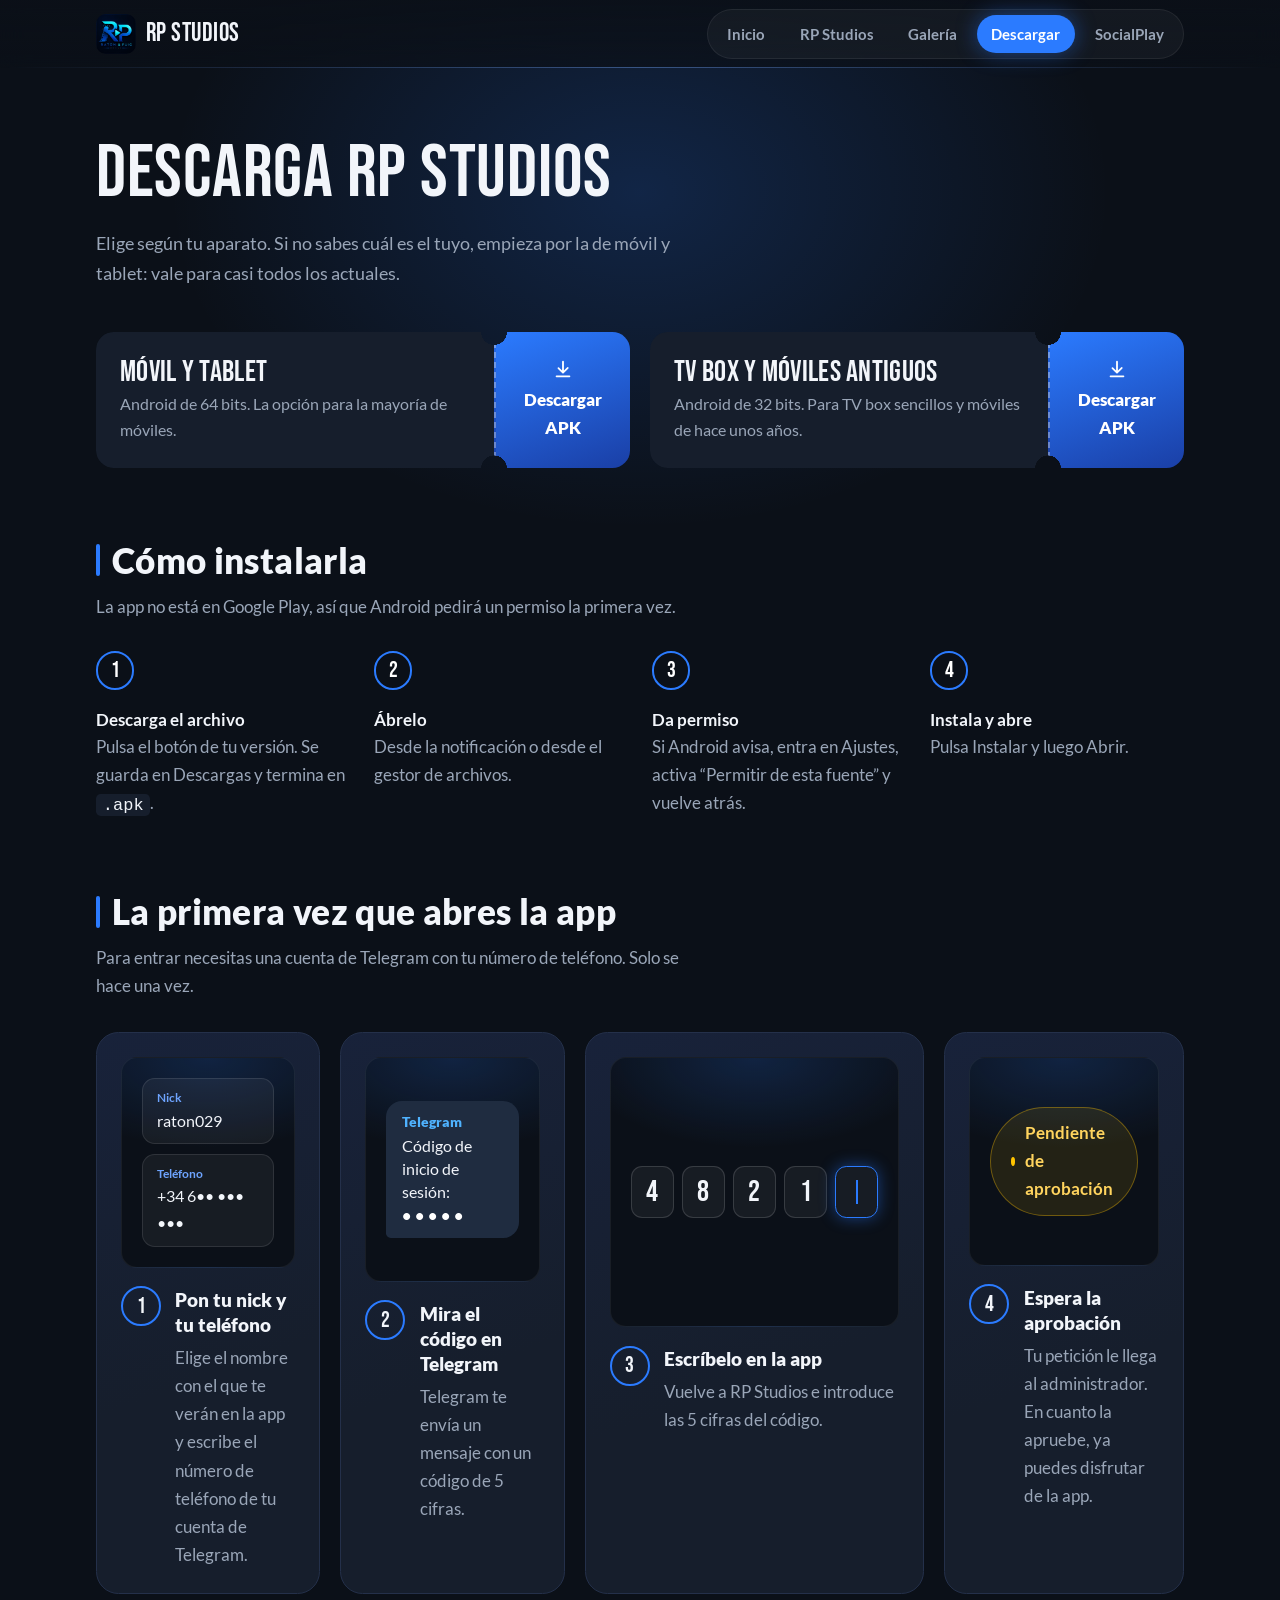
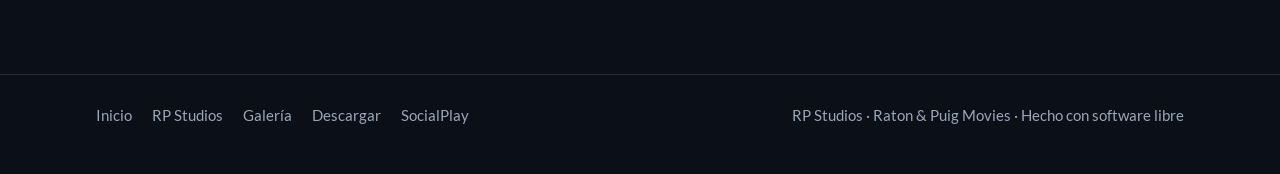
<file: descargar.html>
<!doctype html>
<html lang="es">
<head>
  <meta charset="utf-8">
  <meta name="viewport" content="width=device-width, initial-scale=1">
  <title>Descargar – RP Studios</title>
  <meta name="description" content="Descarga el APK de RP Studios para móvil, tablet o TV box Android.">
  <meta name="theme-color" content="#0b1018">
  <meta property="og:title" content="Descargar – RP Studios">
  <meta property="og:description" content="Descarga el APK de RP Studios para móvil, tablet o TV box Android.">
  <meta property="og:image" content="img/og.jpg">
  <link rel="icon" type="image/png" href="img/favicon.png">
  <link rel="preload" href="fonts/bebas-neue-latin-400-normal.woff2" as="font" type="font/woff2" crossorigin>
  <link rel="stylesheet" href="style.css?v=4">
  <script src="menu.js?v=4" defer></script>
</head>
<body>
  <header class="topbar">
    <div class="wrap topbar__inner">
      <a class="topbar__brand" href="index.html">
        <img src="img/logo.webp" width="40" height="40" alt="">
        RP Studios
      </a>
      <button class="menu-btn" type="button" aria-expanded="false" aria-controls="menu">
        <span class="menu-btn__bars" aria-hidden="true"></span>
        <span class="visually-hidden">Menú</span>
      </button>
      <nav id="menu" class="menu" aria-label="Principal">
        <ul>
        <li><a href="index.html">Inicio</a></li>
        <li><a href="rpstudios.html">RP Studios</a></li>
        <li><a href="galeria.html">Galería</a></li>
        <li><a href="descargar.html" aria-current="page">Descargar</a></li>
        <li><a href="socialplay.html">SocialPlay</a></li>
        </ul>
        <a class="btn btn--primary menu__cta" href="descargar.html"><svg aria-hidden="true" viewBox="0 0 24 24" width="22" height="22"><path fill="currentColor" d="M12 3a1 1 0 0 1 1 1v9.6l3.3-3.3a1 1 0 1 1 1.4 1.4l-5 5a1 1 0 0 1-1.4 0l-5-5a1 1 0 0 1 1.4-1.4L11 13.6V4a1 1 0 0 1 1-1ZM5 19h14a1 1 0 1 1 0 2H5a1 1 0 1 1 0-2Z"/></svg> Descargar la app</a>
      </nav>
    </div>
  </header>

  <main>

    <section class="page-head wrap">
      <h1 class="display">Descarga RP Studios</h1>
      <p class="lead">Elige según tu aparato. Si no sabes cuál es el tuyo, empieza por la de móvil y tablet: vale para casi todos los actuales.</p>
    </section>

    <section class="wrap block block--tight">
      <div class="tickets">
        <a class="ticket" href="descargas/rpstudios-arm64.apk" download>
          <span class="ticket__main">
            <span class="ticket__title">Móvil y tablet</span>
            <span class="ticket__desc">Android de 64 bits. La opción para la mayoría de móviles.</span>
          </span>
          <span class="ticket__stub"><svg aria-hidden="true" viewBox="0 0 24 24" width="22" height="22"><path fill="currentColor" d="M12 3a1 1 0 0 1 1 1v9.6l3.3-3.3a1 1 0 1 1 1.4 1.4l-5 5a1 1 0 0 1-1.4 0l-5-5a1 1 0 0 1 1.4-1.4L11 13.6V4a1 1 0 0 1 1-1ZM5 19h14a1 1 0 1 1 0 2H5a1 1 0 1 1 0-2Z"/></svg> Descargar APK</span>
        </a>
        <a class="ticket" href="descargas/rpstudios-armeabi-v7a.apk" download>
          <span class="ticket__main">
            <span class="ticket__title">TV box y móviles antiguos</span>
            <span class="ticket__desc">Android de 32 bits. Para TV box sencillos y móviles de hace unos años.</span>
          </span>
          <span class="ticket__stub"><svg aria-hidden="true" viewBox="0 0 24 24" width="22" height="22"><path fill="currentColor" d="M12 3a1 1 0 0 1 1 1v9.6l3.3-3.3a1 1 0 1 1 1.4 1.4l-5 5a1 1 0 0 1-1.4 0l-5-5a1 1 0 0 1 1.4-1.4L11 13.6V4a1 1 0 0 1 1-1ZM5 19h14a1 1 0 1 1 0 2H5a1 1 0 1 1 0-2Z"/></svg> Descargar APK</span>
        </a>
      </div>
    </section>

    <section class="wrap block" aria-labelledby="t-instalar">
      <h2 id="t-instalar" class="rowtitle">Cómo instalarla</h2>
      <p class="intro">La app no está en Google Play, así que Android pedirá un permiso la primera vez.</p>
      <ol class="steps">
        <li><strong>Descarga el archivo</strong>Pulsa el botón de tu versión. Se guarda en Descargas y termina en <code>.apk</code>.</li>
        <li><strong>Ábrelo</strong>Desde la notificación o desde el gestor de archivos.</li>
        <li><strong>Da permiso</strong>Si Android avisa, entra en Ajustes, activa “Permitir de esta fuente” y vuelve atrás.</li>
        <li><strong>Instala y abre</strong>Pulsa Instalar y luego Abrir.</li>
      </ol>
    </section>

    <section id="acceso" class="wrap block" aria-labelledby="t-acceso">
      <h2 id="t-acceso" class="rowtitle">La primera vez que abres la app</h2>
      <p class="intro">Para entrar necesitas una cuenta de Telegram con tu número de teléfono. Solo se hace una vez.</p>
      <ol class="access">
        <li class="access__step">
          <div class="access__art" aria-hidden="true">
            <div class="mock-field"><span class="mock-field__label">Nick</span><span class="mock-field__value">raton029</span></div>
            <div class="mock-field"><span class="mock-field__label">Teléfono</span><span class="mock-field__value">+34 6•• ••• •••</span></div>
          </div>
          <div class="access__text">
            <span class="access__num">1</span>
            <h3>Pon tu nick y tu teléfono</h3>
            <p>Elige el nombre con el que te verán en la app y escribe el número de teléfono de tu cuenta de Telegram.</p>
          </div>
        </li>
        <li class="access__step">
          <div class="access__art" aria-hidden="true">
            <div class="mock-msg">
              <span class="mock-msg__from">Telegram</span>
              Código de inicio de sesión: <b>••••• </b>
            </div>
          </div>
          <div class="access__text">
            <span class="access__num">2</span>
            <h3>Mira el código en Telegram</h3>
            <p>Telegram te envía un mensaje con un código de 5 cifras.</p>
          </div>
        </li>
        <li class="access__step">
          <div class="access__art" aria-hidden="true">
            <div class="mock-code"><span>4</span><span>8</span><span>2</span><span>1</span><span class="is-caret"></span></div>
          </div>
          <div class="access__text">
            <span class="access__num">3</span>
            <h3>Escríbelo en la app</h3>
            <p>Vuelve a RP Studios e introduce las 5 cifras del código.</p>
          </div>
        </li>
        <li class="access__step">
          <div class="access__art" aria-hidden="true">
            <div class="mock-status"><span class="mock-status__dot"></span>Pendiente de aprobación</div>
          </div>
          <div class="access__text">
            <span class="access__num">4</span>
            <h3>Espera la aprobación</h3>
            <p>Tu petición le llega al administrador. En cuanto la apruebe, ya puedes disfrutar de la app.</p>
          </div>
        </li>
      </ol>
    </section>


  </main>

  <footer class="footer">
    <div class="wrap footer__inner">
      <nav class="footer__nav" aria-label="Pie"><a href="index.html">Inicio</a> <a href="rpstudios.html">RP Studios</a> <a href="galeria.html">Galería</a> <a href="descargar.html">Descargar</a> <a href="socialplay.html">SocialPlay</a></nav>
      <p>RP Studios · Raton &amp; Puig Movies · Hecho con software libre</p>
    </div>
  </footer>
</body>
</html>
</file>
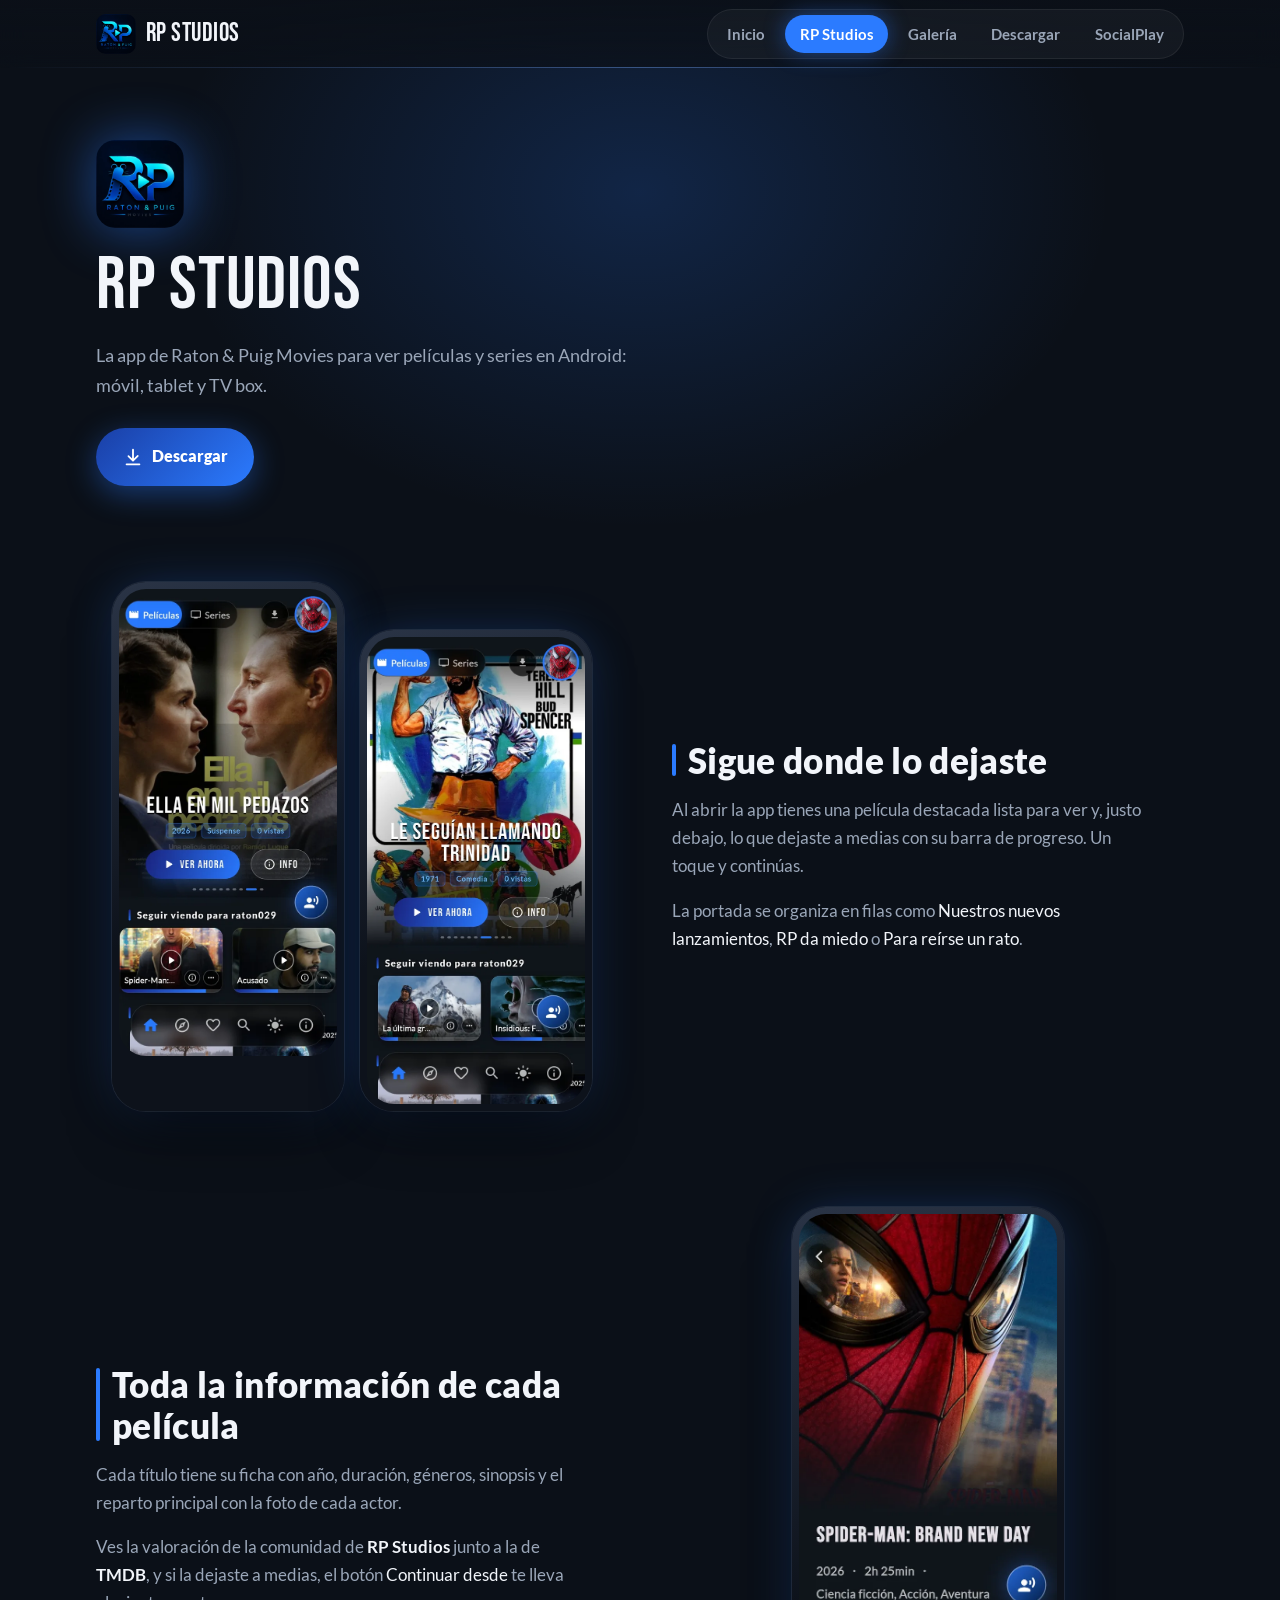
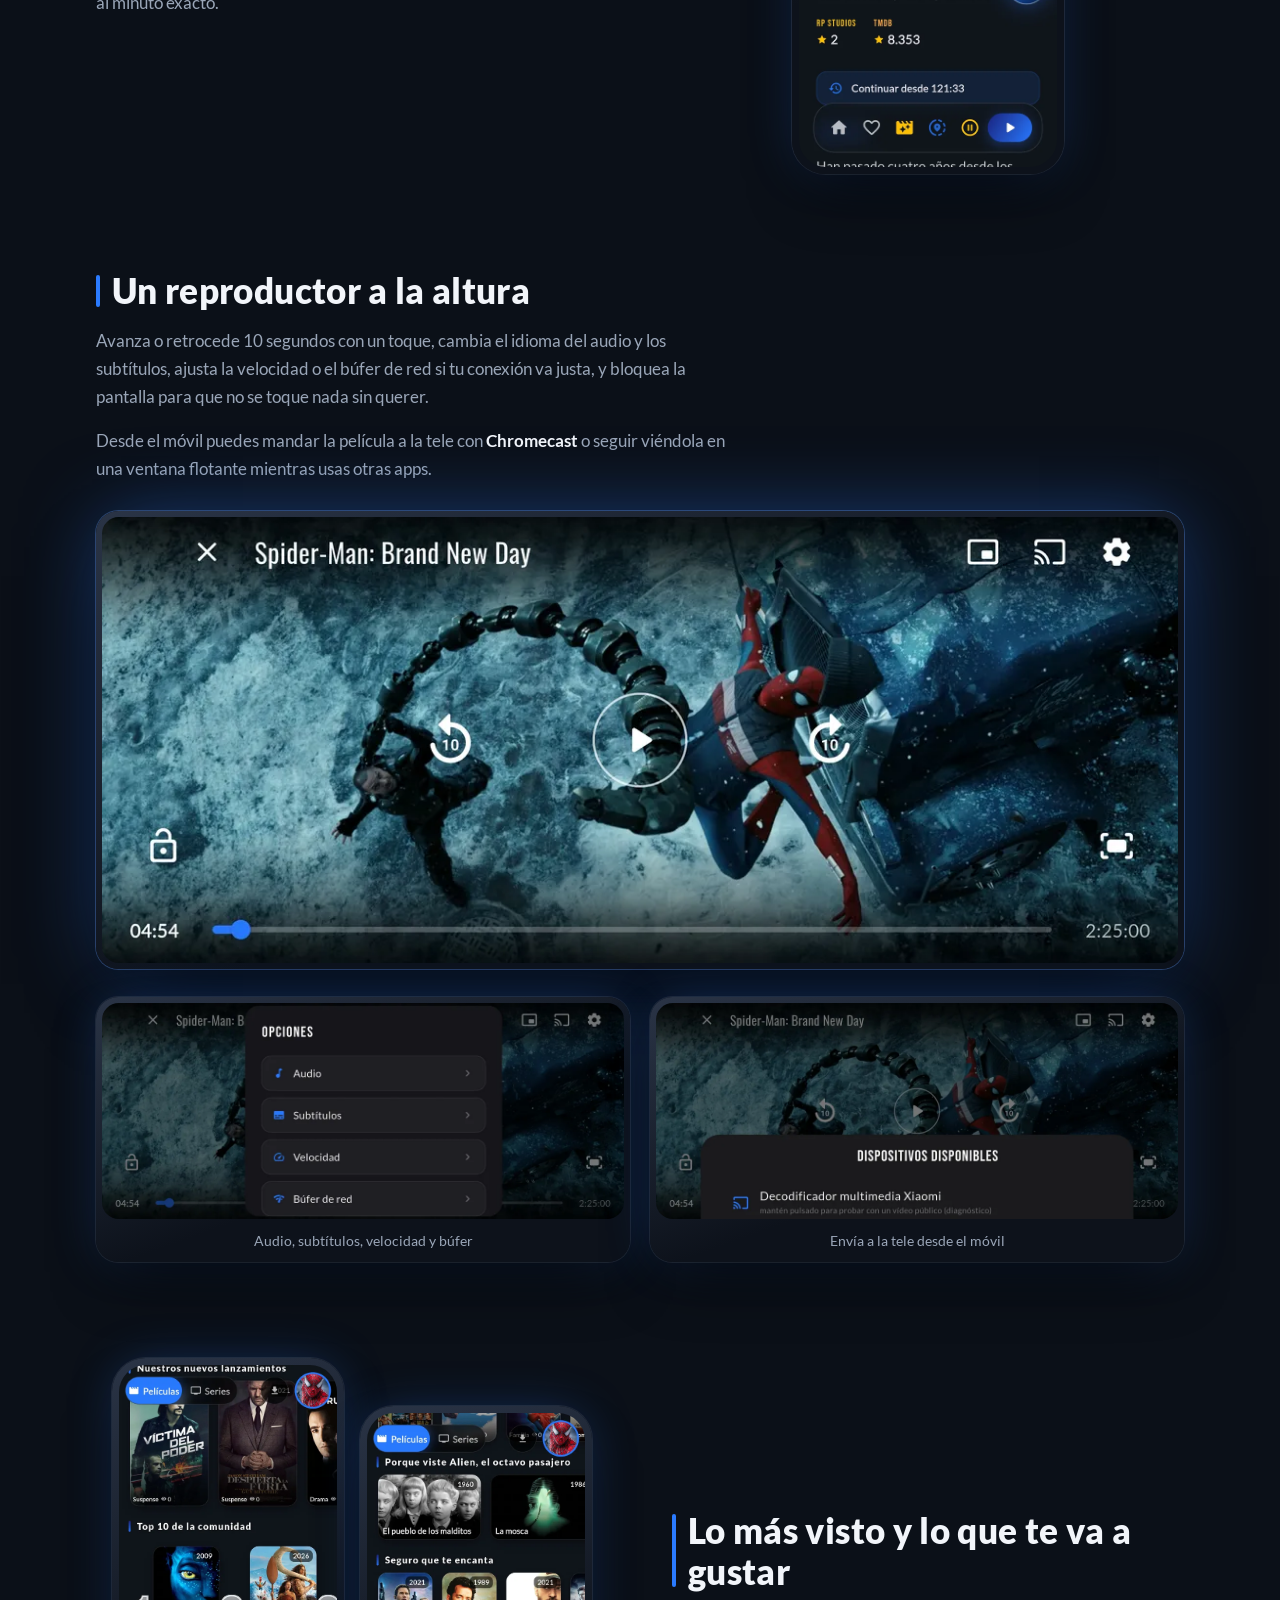
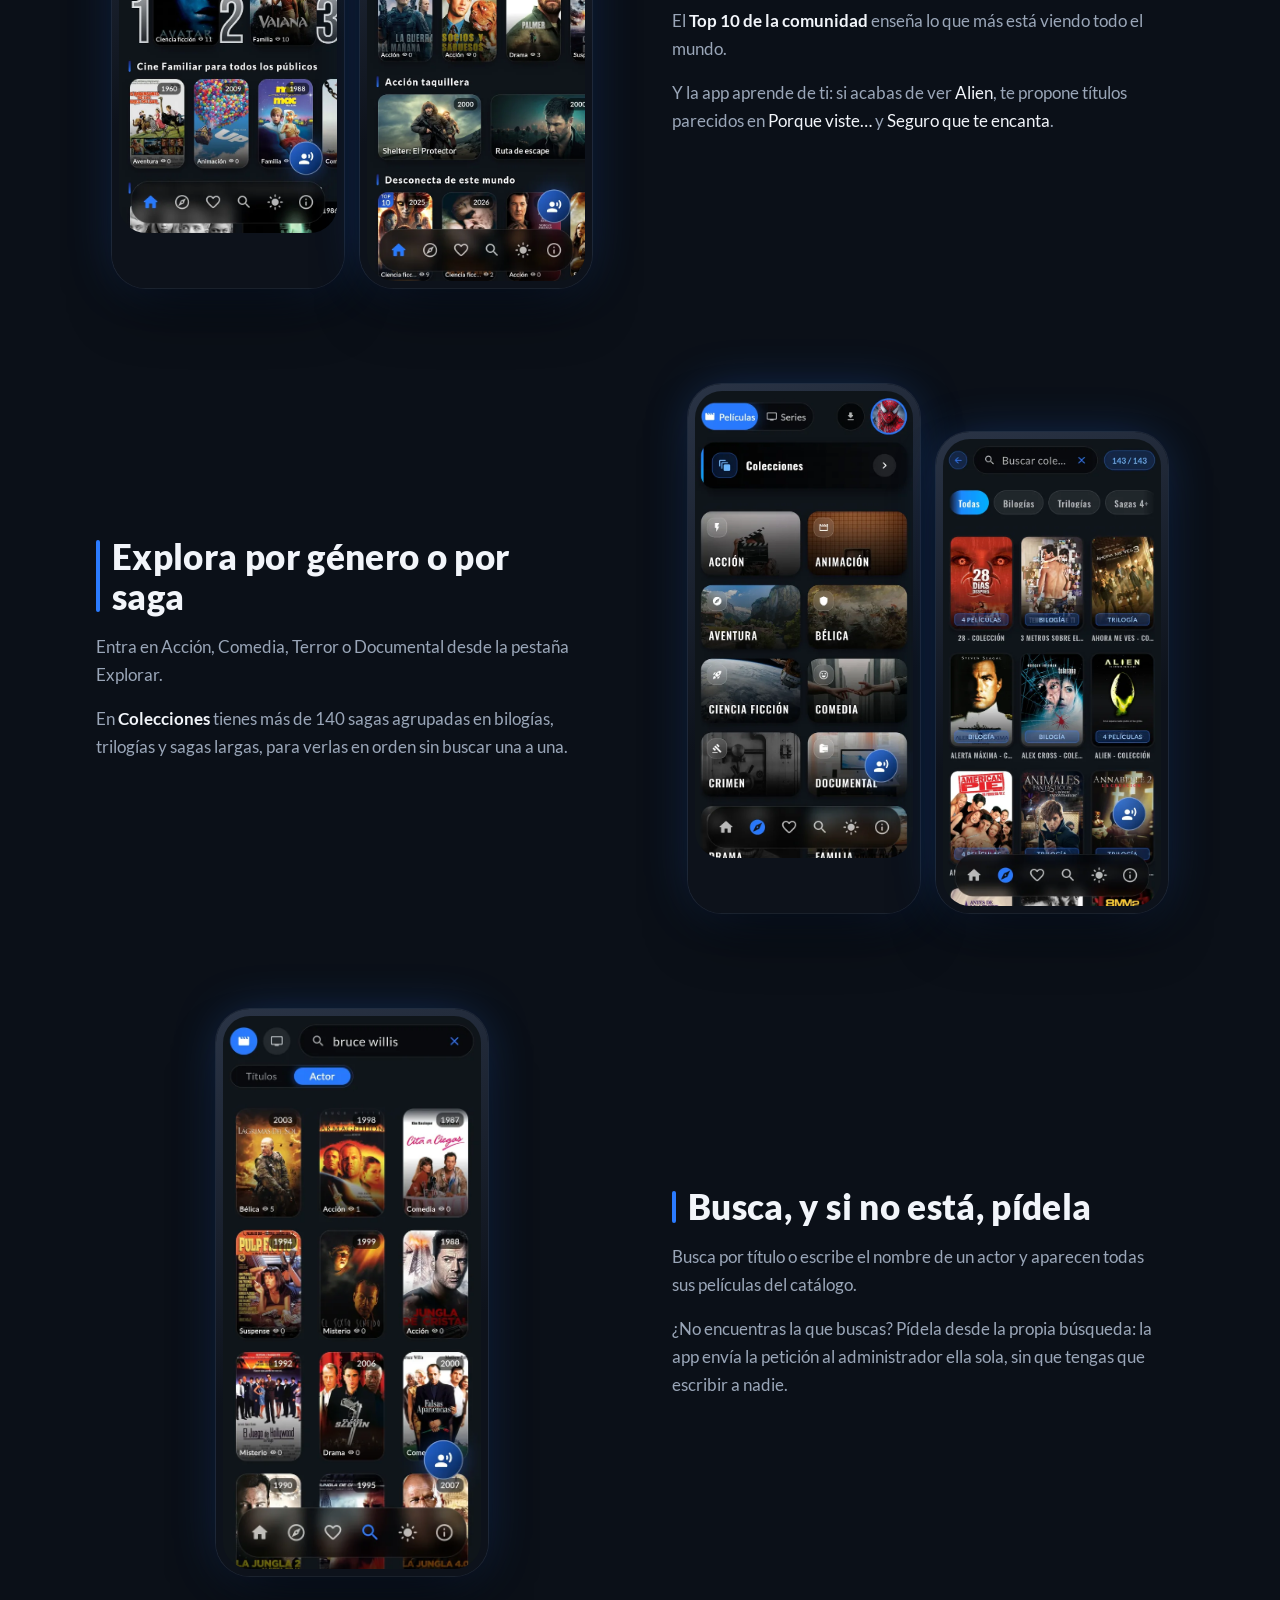
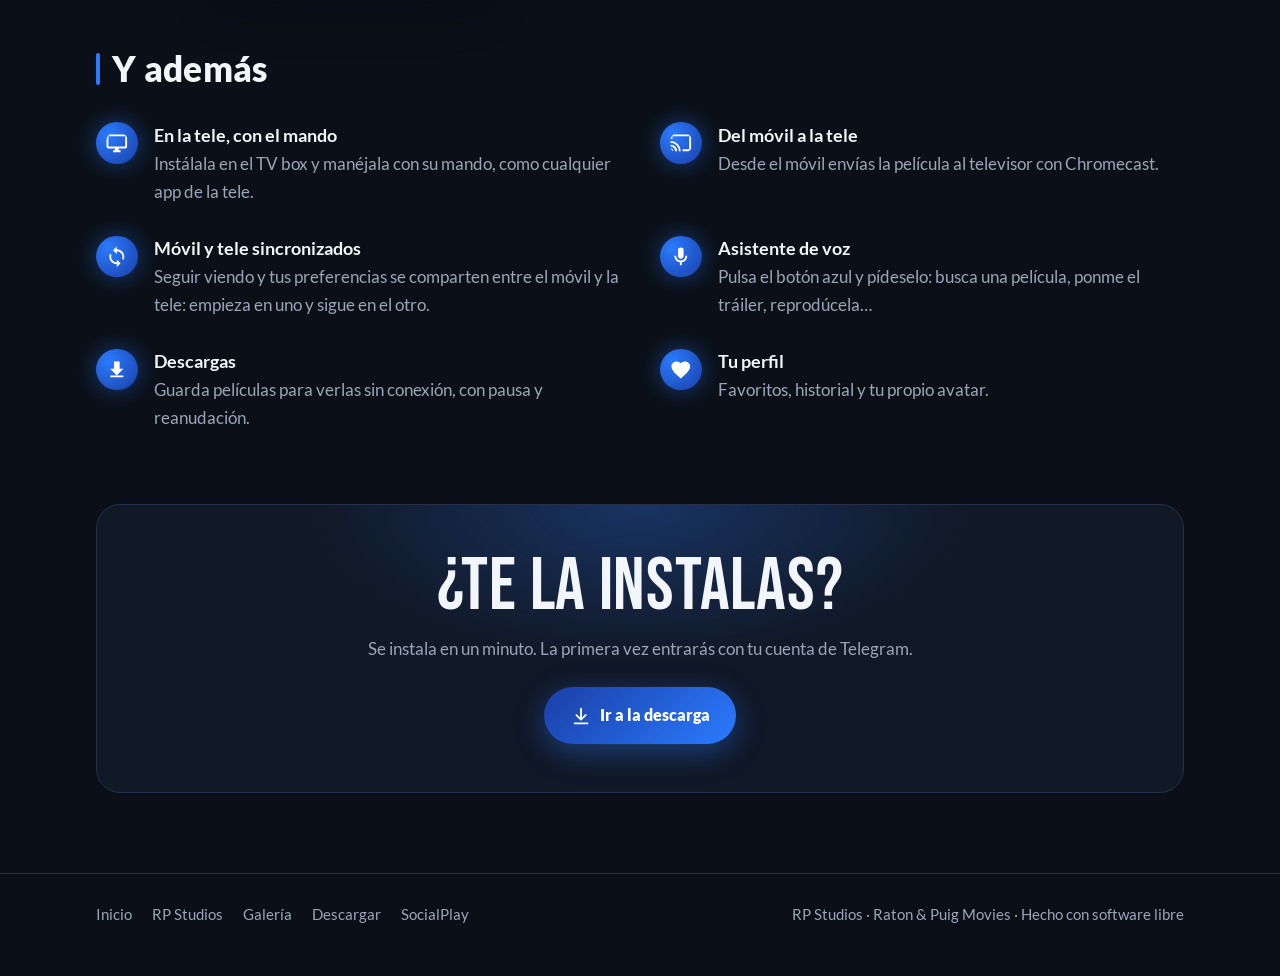
<file: rpstudios.html>
<!doctype html>
<html lang="es">
<head>
  <meta charset="utf-8">
  <meta name="viewport" content="width=device-width, initial-scale=1">
  <title>RP Studios – RP Studios</title>
  <meta name="description" content="Qué es RP Studios y qué puedes hacer con la app.">
  <meta name="theme-color" content="#0b1018">
  <meta property="og:title" content="RP Studios – RP Studios">
  <meta property="og:description" content="Qué es RP Studios y qué puedes hacer con la app.">
  <meta property="og:image" content="img/og.jpg">
  <link rel="icon" type="image/png" href="img/favicon.png">
  <link rel="preload" href="fonts/bebas-neue-latin-400-normal.woff2" as="font" type="font/woff2" crossorigin>
  <link rel="stylesheet" href="style.css?v=4">
  <script src="menu.js?v=4" defer></script>
</head>
<body>
  <header class="topbar">
    <div class="wrap topbar__inner">
      <a class="topbar__brand" href="index.html">
        <img src="img/logo.webp" width="40" height="40" alt="">
        RP Studios
      </a>
      <button class="menu-btn" type="button" aria-expanded="false" aria-controls="menu">
        <span class="menu-btn__bars" aria-hidden="true"></span>
        <span class="visually-hidden">Menú</span>
      </button>
      <nav id="menu" class="menu" aria-label="Principal">
        <ul>
        <li><a href="index.html">Inicio</a></li>
        <li><a href="rpstudios.html" aria-current="page">RP Studios</a></li>
        <li><a href="galeria.html">Galería</a></li>
        <li><a href="descargar.html">Descargar</a></li>
        <li><a href="socialplay.html">SocialPlay</a></li>
        </ul>
        <a class="btn btn--primary menu__cta" href="descargar.html"><svg aria-hidden="true" viewBox="0 0 24 24" width="22" height="22"><path fill="currentColor" d="M12 3a1 1 0 0 1 1 1v9.6l3.3-3.3a1 1 0 1 1 1.4 1.4l-5 5a1 1 0 0 1-1.4 0l-5-5a1 1 0 0 1 1.4-1.4L11 13.6V4a1 1 0 0 1 1-1ZM5 19h14a1 1 0 1 1 0 2H5a1 1 0 1 1 0-2Z"/></svg> Descargar la app</a>
      </nav>
    </div>
  </header>

  <main>

    <section class="page-head wrap">
      <img class="page-head__icon" src="img/logo.webp" width="112" height="112" alt="">
      <h1 class="display">RP Studios</h1>
      <p class="lead">La app de Raton &amp; Puig Movies para ver películas y series en Android: móvil, tablet y TV box.</p>
      <a class="btn btn--primary" href="descargar.html"><svg aria-hidden="true" viewBox="0 0 24 24" width="22" height="22"><path fill="currentColor" d="M12 3a1 1 0 0 1 1 1v9.6l3.3-3.3a1 1 0 1 1 1.4 1.4l-5 5a1 1 0 0 1-1.4 0l-5-5a1 1 0 0 1 1.4-1.4L11 13.6V4a1 1 0 0 1 1-1ZM5 19h14a1 1 0 1 1 0 2H5a1 1 0 1 1 0-2Z"/></svg> Descargar</a>
    </section>

    <section class="feature wrap">
      <div class="feature__media feature__media--pair">
        <figure class="phone"><img src="img/capturas/portada.webp" width="560" height="1201" loading="lazy" alt="Portada con una película destacada"></figure>
        <figure class="phone phone--offset"><img src="img/capturas/inicio.webp" width="560" height="1201" loading="lazy" alt="Inicio con la fila Seguir viendo"></figure>
      </div>
      <div class="feature__text">
        <h2 class="rowtitle">Sigue donde lo dejaste</h2>
        <p>Al abrir la app tienes una película destacada lista para ver y, justo debajo, lo que dejaste a medias con su barra de progreso. Un toque y continúas.</p>
        <p>La portada se organiza en filas como <em>Nuestros nuevos lanzamientos</em>, <em>RP da miedo</em> o <em>Para reírse un rato</em>.</p>
      </div>
    </section>

    <section class="feature feature--flip wrap">
      <div class="feature__media">
        <figure class="phone"><img src="img/capturas/ficha.webp" width="560" height="1201" loading="lazy" alt="Ficha de película con valoraciones de RP Studios y TMDB"></figure>
      </div>
      <div class="feature__text">
        <h2 class="rowtitle">Toda la información de cada película</h2>
        <p>Cada título tiene su ficha con año, duración, géneros, sinopsis y el reparto principal con la foto de cada actor.</p>
        <p>Ves la valoración de la comunidad de <strong>RP Studios</strong> junto a la de <strong>TMDB</strong>, y si la dejaste a medias, el botón <em>Continuar desde</em> te lleva al minuto exacto.</p>
      </div>
    </section>

    <section class="player wrap">
      <div class="player__text">
        <h2 class="rowtitle">Un reproductor a la altura</h2>
        <p>Avanza o retrocede 10 segundos con un toque, cambia el idioma del audio y los subtítulos, ajusta la velocidad o el búfer de red si tu conexión va justa, y bloquea la pantalla para que no se toque nada sin querer.</p>
        <p>Desde el móvil puedes mandar la película a la tele con <strong>Chromecast</strong> o seguir viéndola en una ventana flotante mientras usas otras apps.</p>
      </div>
      <figure class="land land--main"><img src="img/capturas/reproductor.webp" width="1100" height="456" loading="lazy" alt="Reproductor a pantalla completa con controles"></figure>
      <div class="player__pair">
        <figure class="land"><img src="img/capturas/opciones.webp" width="1100" height="456" loading="lazy" alt="Menú de opciones: audio, subtítulos, velocidad y búfer de red"><figcaption>Audio, subtítulos, velocidad y búfer</figcaption></figure>
        <figure class="land"><img src="img/capturas/enviar-tele.webp" width="1100" height="456" loading="lazy" alt="Lista de dispositivos para enviar la película a la tele"><figcaption>Envía a la tele desde el móvil</figcaption></figure>
      </div>
    </section>

    <section class="feature wrap">
      <div class="feature__media feature__media--pair">
        <figure class="phone"><img src="img/capturas/top10.webp" width="560" height="1201" loading="lazy" alt="Top 10 de la comunidad"></figure>
        <figure class="phone phone--offset"><img src="img/capturas/recomendaciones.webp" width="560" height="1201" loading="lazy" alt="Recomendaciones Porque viste Alien"></figure>
      </div>
      <div class="feature__text">
        <h2 class="rowtitle">Lo más visto y lo que te va a gustar</h2>
        <p>El <strong>Top 10 de la comunidad</strong> enseña lo que más está viendo todo el mundo.</p>
        <p>Y la app aprende de ti: si acabas de ver <em>Alien</em>, te propone títulos parecidos en <em>Porque viste…</em> y <em>Seguro que te encanta</em>.</p>
      </div>
    </section>

    <section class="feature feature--flip wrap">
      <div class="feature__media feature__media--pair">
        <figure class="phone"><img src="img/capturas/generos.webp" width="560" height="1201" loading="lazy" alt="Explorar por géneros"></figure>
        <figure class="phone phone--offset"><img src="img/capturas/colecciones.webp" width="560" height="1201" loading="lazy" alt="Colecciones de sagas"></figure>
      </div>
      <div class="feature__text">
        <h2 class="rowtitle">Explora por género o por saga</h2>
        <p>Entra en Acción, Comedia, Terror o Documental desde la pestaña Explorar.</p>
        <p>En <strong>Colecciones</strong> tienes más de 140 sagas agrupadas en bilogías, trilogías y sagas largas, para verlas en orden sin buscar una a una.</p>
      </div>
    </section>

    <section class="feature wrap">
      <div class="feature__media">
        <figure class="phone"><img src="img/capturas/actor.webp" width="560" height="1201" loading="lazy" alt="Búsqueda por actor mostrando películas de Bruce Willis"></figure>
      </div>
      <div class="feature__text">
        <h2 class="rowtitle">Busca, y si no está, pídela</h2>
        <p>Busca por título o escribe el nombre de un actor y aparecen todas sus películas del catálogo.</p>
        <p>¿No encuentras la que buscas? Pídela desde la propia búsqueda: la app envía la petición al administrador ella sola, sin que tengas que escribir a nadie.</p>
      </div>
    </section>

    <section class="wrap block" aria-labelledby="t-extras">
      <h2 id="t-extras" class="rowtitle">Y además</h2>
      <ul class="extras">
        <li>
          <svg aria-hidden="true" viewBox="0 0 24 24"><path fill="currentColor" d="M21 3H3a2 2 0 0 0-2 2v11a2 2 0 0 0 2 2h7v2H8v2h8v-2h-2v-2h7a2 2 0 0 0 2-2V5a2 2 0 0 0-2-2Zm0 13H3V5h18v11Z"/></svg>
          <strong>En la tele, con el mando</strong>
          Instálala en el TV box y manéjala con su mando, como cualquier app de la tele.
        </li>
        <li>
          <svg aria-hidden="true" viewBox="0 0 24 24"><path fill="currentColor" d="M1 18v3h3a3 3 0 0 0-3-3Zm0-4v2a5 5 0 0 1 5 5h2a7 7 0 0 0-7-7Zm0-4v2a9 9 0 0 1 9 9h2A11 11 0 0 0 1 10Zm20-7H3a2 2 0 0 0-2 2v3h2V5h18v14h-7v2h7a2 2 0 0 0 2-2V5a2 2 0 0 0-2-2Z"/></svg>
          <strong>Del móvil a la tele</strong>
          Desde el móvil envías la película al televisor con Chromecast.
        </li>
        <li>
          <svg aria-hidden="true" viewBox="0 0 24 24"><path fill="currentColor" d="M12 4V1L8 5l4 4V6a6 6 0 0 1 5.7 7.9l1.5 1.5A8 8 0 0 0 12 4Zm0 14a6 6 0 0 1-5.7-7.9L4.8 8.6A8 8 0 0 0 12 20v3l4-4-4-4v3Z"/></svg>
          <strong>Móvil y tele sincronizados</strong>
          Seguir viendo y tus preferencias se comparten entre el móvil y la tele: empieza en uno y sigue en el otro.
        </li>
        <li>
          <svg aria-hidden="true" viewBox="0 0 24 24"><path fill="currentColor" d="M12 14a3 3 0 0 0 3-3V5a3 3 0 0 0-6 0v6a3 3 0 0 0 3 3Zm5-3a5 5 0 0 1-10 0H5a7 7 0 0 0 6 6.9V21h2v-3.1A7 7 0 0 0 19 11h-2Z"/></svg>
          <strong>Asistente de voz</strong>
          Pulsa el botón azul y pídeselo: busca una película, ponme el tráiler, reprodúcela…
        </li>
        <li>
          <svg aria-hidden="true" viewBox="0 0 24 24"><path fill="currentColor" d="M5 20h14v-2H5v2Zm14-9h-4V3H9v8H5l7 7 7-7Z"/></svg>
          <strong>Descargas</strong>
          Guarda películas para verlas sin conexión, con pausa y reanudación.
        </li>
        <li>
          <svg aria-hidden="true" viewBox="0 0 24 24"><path fill="currentColor" d="M12 21.4 10.6 20C5.4 15.4 2 12.3 2 8.5 2 5.4 4.4 3 7.5 3c1.7 0 3.4.8 4.5 2.1A6 6 0 0 1 16.5 3C19.6 3 22 5.4 22 8.5c0 3.8-3.4 6.9-8.6 11.5L12 21.4Z"/></svg>
          <strong>Tu perfil</strong>
          Favoritos, historial y tu propio avatar.
        </li>
      </ul>
    </section>

    <section class="wrap block">
      <div class="cta">
        <h2 class="display">¿Te la instalas?</h2>
        <p>Se instala en un minuto. La primera vez entrarás con tu cuenta de Telegram.</p>
        <a class="btn btn--primary" href="descargar.html"><svg aria-hidden="true" viewBox="0 0 24 24" width="22" height="22"><path fill="currentColor" d="M12 3a1 1 0 0 1 1 1v9.6l3.3-3.3a1 1 0 1 1 1.4 1.4l-5 5a1 1 0 0 1-1.4 0l-5-5a1 1 0 0 1 1.4-1.4L11 13.6V4a1 1 0 0 1 1-1ZM5 19h14a1 1 0 1 1 0 2H5a1 1 0 1 1 0-2Z"/></svg> Ir a la descarga</a>
      </div>
    </section>

  </main>

  <footer class="footer">
    <div class="wrap footer__inner">
      <nav class="footer__nav" aria-label="Pie"><a href="index.html">Inicio</a> <a href="rpstudios.html">RP Studios</a> <a href="galeria.html">Galería</a> <a href="descargar.html">Descargar</a> <a href="socialplay.html">SocialPlay</a></nav>
      <p>RP Studios · Raton &amp; Puig Movies · Hecho con software libre</p>
    </div>
  </footer>
</body>
</html>
</file>
<file: style.css>
/* Tipografías alojadas en tu propio hosting */
@font-face { font-family: "Bebas Neue"; src: url(fonts/bebas-neue-latin-400-normal.woff2) format("woff2"); font-weight: 400; font-display: swap; }
@font-face { font-family: "Lato"; src: url(fonts/lato-latin-400-normal.woff2) format("woff2"); font-weight: 400; font-display: swap; }
@font-face { font-family: "Lato"; src: url(fonts/lato-latin-700-normal.woff2) format("woff2"); font-weight: 700; font-display: swap; }
@font-face { font-family: "Lato"; src: url(fonts/lato-latin-900-normal.woff2) format("woff2"); font-weight: 900; font-display: swap; }

/* Colores sacados de la propia app */
:root {
  --bg: #0b1018;
  --bg-2: #111826;
  --panel: #161e2c;
  --line: #24304a;
  --blue: #2b7bff;
  --blue-deep: #1a3fa6;
  --glow: rgba(43, 123, 255, 0.45);
  --text: #f2f5fa;
  --muted: #9aa6b8;
  --display: "Bebas Neue", "Oswald", Impact, "Arial Narrow", sans-serif;
  --body: "Lato", system-ui, -apple-system, "Segoe UI", Roboto, sans-serif;
  --bar: 4.25rem;
}

*, *::before, *::after { box-sizing: border-box; }

html { scroll-behavior: smooth; scroll-padding-top: var(--bar); }

body {
  margin: 0;
  background:
    radial-gradient(42rem 30rem at 50% 12rem, rgba(43, 123, 255, 0.2), transparent 70%) no-repeat,
    var(--bg);
  color: var(--text);
  font-family: var(--body);
  font-size: 1.0625rem;
  line-height: 1.65;
  -webkit-font-smoothing: antialiased;
  overflow-x: hidden;
}

img { max-width: 100%; display: block; }

a { color: #6ea4ff; }

:focus-visible {
  outline: 3px solid var(--blue);
  outline-offset: 3px;
  border-radius: 6px;
}

.visually-hidden {
  position: absolute !important;
  width: 1px; height: 1px;
  overflow: hidden;
  clip: rect(0 0 0 0);
  white-space: nowrap;
}

.wrap {
  width: min(100% - 2rem, 68rem);
  margin-inline: auto;
}

h1, h2, h3 { margin: 0; font-weight: 400; }

.display {
  font-family: var(--display);
  font-size: clamp(2.8rem, 9vw, 4.6rem);
  line-height: 0.95;
  letter-spacing: 0.01em;
}

.lead {
  max-width: 36rem;
  margin: 1.1rem 0 1.75rem;
  color: var(--muted);
  font-size: 1.15rem;
}

.center { text-align: center; }

/* ---------- Barra superior y menú ---------- */
.topbar {
  position: sticky;
  top: 0;
  z-index: 20;
  background: rgba(11, 16, 24, 0.82);
  -webkit-backdrop-filter: blur(14px);
          backdrop-filter: blur(14px);
  border-bottom: 1px solid rgba(255, 255, 255, 0.06);
}

.topbar__inner {
  display: flex;
  align-items: center;
  justify-content: space-between;
  gap: 1rem;
  height: var(--bar);
}

.topbar__brand {
  display: flex;
  align-items: center;
  gap: 0.6rem;
  color: var(--text);
  text-decoration: none;
  font-family: var(--display);
  font-size: 1.6rem;
  letter-spacing: 0.02em;
}

.topbar__brand img { width: 40px; height: 40px; border-radius: 10px; object-fit: cover; }

.menu ul {
  list-style: none;
  margin: 0;
  padding: 0;
  display: flex;
  gap: 0.35rem;
}

.menu a {
  display: block;
  padding: 0.5rem 0.95rem;
  border-radius: 999px;
  color: var(--muted);
  text-decoration: none;
  font-weight: 700;
  font-size: 0.97rem;
}

.menu a:hover { color: var(--text); background: rgba(255, 255, 255, 0.06); }

.menu a[aria-current="page"] {
  color: #fff;
  background: var(--blue);
  box-shadow: 0 0 22px var(--glow);
}

.menu-btn {
  display: none;
  width: 2.9rem;
  height: 2.9rem;
  border: 0;
  border-radius: 50%;
  background: rgba(255, 255, 255, 0.07);
  color: var(--text);
  cursor: pointer;
  place-items: center;
}

.menu-btn__bars,
.menu-btn__bars::before,
.menu-btn__bars::after {
  display: block;
  width: 1.25rem;
  height: 2px;
  border-radius: 2px;
  background: currentColor;
  transition: transform 0.2s ease, opacity 0.2s ease;
}

.menu-btn__bars { position: relative; }
.menu-btn__bars::before, .menu-btn__bars::after { content: ""; position: absolute; left: 0; }
.menu-btn__bars::before { top: -6px; }
.menu-btn__bars::after { top: 6px; }

.menu-btn[aria-expanded="true"] .menu-btn__bars { background: transparent; }
.menu-btn[aria-expanded="true"] .menu-btn__bars::before { transform: translateY(6px) rotate(45deg); }
.menu-btn[aria-expanded="true"] .menu-btn__bars::after { transform: translateY(-6px) rotate(-45deg); }

/* ---------- Botones ---------- */
.actions {
  display: flex;
  flex-wrap: wrap;
  justify-content: center;
  gap: 0.85rem;
}

.btn {
  display: inline-flex;
  align-items: center;
  gap: 0.55rem;
  padding: 0.95rem 1.6rem;
  border-radius: 999px;
  font-weight: 900;
  text-decoration: none;
  font-size: 1.02rem;
}

.btn--small { padding: 0.6rem 1.15rem; font-size: 0.95rem; }

.btn--primary {
  color: #fff;
  background: linear-gradient(135deg, var(--blue-deep), var(--blue));
  box-shadow: 0 8px 30px rgba(43, 123, 255, 0.4);
}

.btn--primary:hover { filter: brightness(1.12); }

.btn--ghost {
  color: var(--text);
  border: 1.5px solid rgba(255, 255, 255, 0.35);
}

.btn--ghost:hover { border-color: #fff; }

/* ---------- Portada (Inicio) ---------- */
.hero {
  position: relative;
  padding-top: 2.5rem;
  overflow: hidden;
}

.hero__intro {
  display: flex;
  flex-direction: column;
  align-items: center;
  text-align: center;
}

.splash {
  width: clamp(8rem, 26vw, 11rem);
  aspect-ratio: 1;
  border-radius: 22%;
  overflow: hidden;
  box-shadow: 0 0 0 1px rgba(110, 164, 255, 0.25), 0 0 70px 10px var(--glow);
  animation: splash 1.6s ease-out both;
}

.splash img { width: 100%; height: 100%; object-fit: cover; }

@keyframes splash {
  0%   { opacity: 0; transform: scale(0.92); box-shadow: 0 0 0 1px transparent, 0 0 0 0 transparent; }
  60%  { opacity: 1; transform: scale(1); }
  100% { box-shadow: 0 0 0 1px rgba(110, 164, 255, 0.25), 0 0 70px 10px var(--glow); }
}

.hero h1 {
  margin-top: 2rem;
  font-family: var(--display);
  font-size: clamp(3rem, 11vw, 5.4rem);
  line-height: 0.92;
  max-width: 15ch;
  text-wrap: balance;
}

.hero .lead { margin-inline: auto; }

/* ---------- Marco de móvil ---------- */
.phone {
  margin: 0;
  padding: 7px;
  border-radius: 2.1rem;
  background: linear-gradient(160deg, #2a3446, #0d121b 60%);
  box-shadow:
    0 0 0 1px rgba(255, 255, 255, 0.08),
    0 30px 60px -20px rgba(0, 0, 0, 0.8),
    0 0 50px -10px rgba(43, 123, 255, 0.35);
}

.phone img { width: 100%; height: auto; border-radius: 1.7rem; }

/* ---------- Bloques comunes ---------- */
.block { padding-top: 4.5rem; }
.block--tight { padding-top: 1rem; }

.rowtitle {
  position: relative;
  padding-left: 1rem;
  font-family: var(--body);
  font-weight: 900;
  font-size: clamp(1.6rem, 4.5vw, 2.2rem);
  line-height: 1.15;
  letter-spacing: 0.01em;
}

.rowtitle::before {
  content: "";
  position: absolute;
  left: 0;
  top: 0.12em;
  bottom: 0.12em;
  width: 4px;
  border-radius: 2px;
  background: var(--blue);
}

.intro { color: var(--muted); max-width: 38rem; margin: 0.75rem 0 0; }

/* Cabecera de las páginas interiores */
.page-head {
  padding-top: 3rem;
  display: flex;
  flex-direction: column;
  align-items: flex-start;
}

.page-head__icon {
  width: 5.5rem;
  height: 5.5rem;
  border-radius: 22%;
  object-fit: cover;
  margin-bottom: 1.5rem;
  background: var(--bg-2);
  box-shadow: 0 0 50px 4px var(--glow);
}

/* Tarjetas de apps (Inicio) */
.apps {
  display: grid;
  gap: 1.25rem;
  margin-top: 1.75rem;
}

.app-card {
  display: grid;
  grid-template-columns: auto 1fr;
  gap: 1.25rem;
  align-items: start;
  padding: 1.5rem;
  border-radius: 1.4rem;
  background: linear-gradient(150deg, #18223a, var(--panel) 55%);
  border: 1px solid var(--line);
}

.app-card__icon {
  width: 4.75rem;
  height: 4.75rem;
  border-radius: 22%;
  object-fit: cover;
  background: var(--bg-2);
  box-shadow: 0 10px 30px rgba(0, 0, 0, 0.5);
}

.app-card__name { font-family: var(--display); font-size: 2.1rem; line-height: 1; }

.app-card p { color: var(--muted); margin: 0.5rem 0 1rem; }

.app-card__links { display: flex; flex-wrap: wrap; gap: 0.6rem; }

/* Vistazo de capturas (Inicio) */
.peek {
  display: grid;
  grid-template-columns: repeat(2, 1fr);
  gap: 1rem;
  margin: 2rem 0 2rem;
}

.peek .phone:nth-child(even) { margin-top: 2rem; }

/* Funciones (RP Studios) */
.feature {
  display: grid;
  gap: 2.5rem;
  align-items: center;
  padding-top: 4.5rem;
}

.feature__media { display: flex; justify-content: center; }
.feature__media .phone { width: min(16rem, 70vw); }
.feature__media--pair { gap: 1rem; }
.feature__media--pair .phone { width: min(14rem, 44vw); }
.phone--offset { margin-top: 3rem; }

.feature__text { max-width: 30rem; }
.feature__text p { color: var(--muted); margin: 1rem 0 0; }
.feature__text strong, .feature__text em { color: var(--text); font-style: normal; }

.extras {
  list-style: none;
  margin: 2rem 0 0;
  padding: 0;
  display: grid;
  gap: 1.75rem 2.5rem;
}

.extras li { position: relative; padding-left: 3.6rem; color: var(--muted); }

.extras svg {
  position: absolute;
  left: 0;
  top: 0.1rem;
  width: 2.6rem;
  height: 2.6rem;
  padding: 0.6rem;
  border-radius: 50%;
  color: #fff;
  background: radial-gradient(circle at 30% 30%, var(--blue), var(--blue-deep));
  box-shadow: 0 0 22px var(--glow);
}

.extras strong { display: block; color: var(--text); font-size: 1.1rem; }

.cta {
  text-align: center;
  padding: 3rem 1.5rem;
  border-radius: 1.5rem;
  background:
    radial-gradient(30rem 14rem at 50% 0, rgba(43, 123, 255, 0.28), transparent 70%),
    var(--bg-2);
  border: 1px solid var(--line);
}

.cta p { color: var(--muted); margin: 0.75rem 0 1.5rem; }
.cta .play { margin-top: 1.25rem; }

/* Galería */
.gallery {
  list-style: none;
  margin: 1.5rem 0 0;
  padding: 0;
  display: grid;
  grid-template-columns: repeat(2, 1fr);
  gap: 1.75rem 1rem;
}

.gallery li { display: flex; flex-direction: column; gap: 0.6rem; }

.gallery span { color: var(--muted); font-size: 0.92rem; text-align: center; }

.shot {
  padding: 6px;
  border: 0;
  border-radius: 1.8rem;
  background: linear-gradient(160deg, #2a3446, #0d121b 60%);
  box-shadow: 0 0 0 1px rgba(255, 255, 255, 0.08), 0 20px 40px -20px rgba(0, 0, 0, 0.8);
  cursor: zoom-in;
}

.shot img { width: 100%; height: auto; border-radius: 1.45rem; }

.shot:hover { box-shadow: 0 0 0 2px var(--blue), 0 0 30px var(--glow); }

.lightbox {
  width: 100%;
  max-width: 100%;
  height: 100%;
  max-height: 100%;
  margin: 0;
  padding: 0;
  border: 0;
  background: rgba(5, 8, 13, 0.94);
  color: var(--text);
}

.lightbox[open] { display: grid; grid-template-columns: auto 1fr auto; align-items: center; }

.lightbox::backdrop { background: rgba(5, 8, 13, 0.6); }

.lightbox__figure {
  margin: 0;
  display: flex;
  flex-direction: column;
  align-items: center;
  gap: 0.75rem;
  height: 100%;
  justify-content: center;
  padding: 3.5rem 0 1.5rem;
}

.lightbox__figure img {
  max-height: calc(100dvh - 7rem);
  width: auto;
  border-radius: 1.6rem;
  box-shadow: 0 0 60px -10px var(--glow);
}

.lightbox figcaption { color: var(--muted); font-size: 0.95rem; text-align: center; padding: 0 1rem; }

.lightbox__close,
.lightbox__nav {
  border: 0;
  background: rgba(255, 255, 255, 0.08);
  color: #fff;
  cursor: pointer;
  border-radius: 50%;
  width: 3rem;
  height: 3rem;
  font-size: 2rem;
  line-height: 1;
}

.lightbox__close { position: absolute; top: 0.75rem; right: 0.75rem; z-index: 2; }
.lightbox__nav { margin: 0 0.5rem; }
.lightbox__close:hover, .lightbox__nav:hover { background: var(--blue); }

/* Descarga */
.tickets { display: grid; gap: 1.25rem; }

.ticket {
  --stub: 8.5rem;
  --notch: 13px;
  display: grid;
  grid-template-columns: 1fr var(--stub);
  min-height: 8.5rem;
  color: var(--text);
  text-decoration: none;
  background: var(--panel);
  border-radius: 1.1rem;
  -webkit-mask:
    radial-gradient(circle var(--notch) at calc(100% - var(--stub)) 0, #0000 98%, #000) top / 100% 51% no-repeat,
    radial-gradient(circle var(--notch) at calc(100% - var(--stub)) 100%, #0000 98%, #000) bottom / 100% 51% no-repeat;
          mask:
    radial-gradient(circle var(--notch) at calc(100% - var(--stub)) 0, #0000 98%, #000) top / 100% 51% no-repeat,
    radial-gradient(circle var(--notch) at calc(100% - var(--stub)) 100%, #0000 98%, #000) bottom / 100% 51% no-repeat;
}

.ticket__main {
  display: flex;
  flex-direction: column;
  justify-content: center;
  gap: 0.3rem;
  padding: 1.25rem 1.5rem;
}

.ticket__title { font-family: var(--display); font-size: 1.9rem; line-height: 1; letter-spacing: 0.01em; }
.ticket__desc { color: var(--muted); font-size: 0.97rem; }

.ticket__stub {
  display: flex;
  flex-direction: column;
  align-items: center;
  justify-content: center;
  gap: 0.35rem;
  padding: 1rem;
  text-align: center;
  font-weight: 900;
  color: #fff;
  background: linear-gradient(160deg, var(--blue), var(--blue-deep));
  border-left: 2px dashed rgba(255, 255, 255, 0.35);
}

.ticket:hover .ticket__stub,
.ticket:focus-visible .ticket__stub { filter: brightness(1.15); }

.steps {
  list-style: none;
  counter-reset: paso;
  margin: 2rem 0 0;
  padding: 0;
  display: grid;
  gap: 1.5rem;
}

.steps li { counter-increment: paso; position: relative; padding-left: 3.4rem; color: var(--muted); }

.steps li::before {
  content: counter(paso);
  position: absolute;
  left: 0;
  top: -0.1rem;
  width: 2.4rem;
  height: 2.4rem;
  display: grid;
  place-items: center;
  border-radius: 50%;
  border: 2px solid var(--blue);
  color: #fff;
  font-family: var(--display);
  font-size: 1.35rem;
  line-height: 1;
  padding-top: 0.1rem;
}

.steps strong { display: block; color: var(--text); font-size: 1.05rem; }

code {
  padding: 0.1em 0.4em;
  background: var(--panel);
  border-radius: 0.3rem;
  color: var(--text);
}

.play { display: inline-block; }
.play img { height: 64px; width: auto; margin-left: -10px; }

/* Pie */
.footer {
  margin-top: 5rem;
  border-top: 1px solid var(--line);
  color: var(--muted);
  font-size: 0.95rem;
}

.footer__inner {
  display: flex;
  flex-wrap: wrap;
  gap: 0.75rem 2rem;
  justify-content: space-between;
  padding: 1.75rem 0 3rem;
}

.footer__nav { display: flex; flex-wrap: wrap; gap: 0.5rem 1.25rem; }
.footer__nav a { color: var(--muted); text-decoration: none; }
.footer__nav a:hover { color: var(--text); }
.footer p { margin: 0; }

/* ---------- Pantallas medianas y grandes ---------- */
@media (min-width: 760px) {
  .feature { grid-template-columns: 1fr 1fr; gap: 4rem; padding-top: 6rem; }
  .feature--flip .feature__media { order: 2; }
  .feature__media .phone { width: 17rem; }
  .feature__media--pair .phone { width: 14.5rem; }
  .extras { grid-template-columns: 1fr 1fr; }
  .tickets { grid-template-columns: 1fr 1fr; }
  .steps { grid-template-columns: repeat(4, 1fr); }
  .steps li { padding-left: 0; padding-top: 3.3rem; }
  .apps { grid-template-columns: 1fr 1fr; }
  .app-card { padding: 2rem; }
  .peek { grid-template-columns: repeat(4, 1fr); gap: 1.5rem; }
  .peek .phone:nth-child(even) { margin-top: 3rem; }
  .gallery { grid-template-columns: repeat(4, 1fr); gap: 2rem 1.5rem; }
  .page-head { padding-top: 4.5rem; }
}

@media (min-width: 1100px) {
  .gallery { grid-template-columns: repeat(5, 1fr); }
}

/* ---------- Móviles estrechos ---------- */
@media (max-width: 520px) {
  .ticket { --stub: 7rem; }
  .ticket__main { padding: 1rem 1.1rem; }
  .ticket__title { font-size: 1.6rem; }
  .app-card { grid-template-columns: 1fr; }
  .lightbox__nav { display: none; }
  .lightbox[open] { grid-template-columns: 1fr; }
}

@media (prefers-reduced-motion: reduce) {
  html { scroll-behavior: auto; }
  .splash { animation: none; }
  .menu-btn__bars, .menu-btn__bars::before, .menu-btn__bars::after { transition: none; }
}

/* =========================================================
   Versión 3: menú premium, carrusel y primer acceso
   ========================================================= */

/* Barra de cristal con borde de luz */
.topbar {
  background: linear-gradient(180deg, rgba(11, 16, 24, 0.9), rgba(11, 16, 24, 0.72));
  border-bottom: 0;
}

.topbar::after {
  content: "";
  position: absolute;
  inset: auto 0 0;
  height: 1px;
  background: linear-gradient(90deg, transparent, rgba(110, 164, 255, 0.45), transparent);
}

/* Menú de escritorio dentro de una cápsula */
.menu ul {
  padding: 0.3rem;
  border-radius: 999px;
  background: rgba(255, 255, 255, 0.04);
  border: 1px solid rgba(255, 255, 255, 0.07);
}

.menu__cta { display: none; }

@media (max-width: 860px) {
  .menu-btn { display: grid; position: relative; z-index: 2; }

  /* Menú de móvil a pantalla completa */
  .menu {
    position: fixed;
    inset: var(--bar) 0 0 0;
    display: flex;
    flex-direction: column;
    justify-content: space-between;
    padding: 1.5rem 1.25rem calc(1.5rem + env(safe-area-inset-bottom));
    background:
      radial-gradient(28rem 22rem at 85% 0, rgba(43, 123, 255, 0.22), transparent 70%),
      radial-gradient(22rem 18rem at 0 100%, rgba(26, 63, 166, 0.25), transparent 70%),
      var(--bg);
    opacity: 0;
    visibility: hidden;
    transform: translateY(-12px);
    transition: opacity 0.25s ease, transform 0.25s ease, visibility 0s linear 0.25s;
    overflow-y: auto;
  }

  .menu.is-open {
    opacity: 1;
    visibility: visible;
    transform: none;
    transition: opacity 0.25s ease, transform 0.25s ease;
  }

  .menu ul {
    display: block;
    padding: 0;
    border: 0;
    border-radius: 0;
    background: none;
  }

  .menu li + li { border-top: 1px solid rgba(255, 255, 255, 0.07); }

  .menu a {
    display: flex;
    align-items: center;
    justify-content: space-between;
    padding: 1.05rem 0.25rem;
    border-radius: 0;
    font-family: var(--display);
    font-weight: 400;
    font-size: 2.5rem;
    line-height: 1;
    letter-spacing: 0.02em;
    color: var(--text);
    background: none;
  }

  .menu a::after {
    content: "";
    width: 0.6rem;
    height: 0.6rem;
    border-top: 2px solid currentColor;
    border-right: 2px solid currentColor;
    transform: rotate(45deg);
    opacity: 0.35;
  }

  .menu a:hover { background: none; color: #fff; }

  .menu a[aria-current="page"] {
    color: #6ea4ff;
    background: none;
    box-shadow: none;
  }

  .menu a[aria-current="page"]::after {
    width: 0.65rem;
    height: 0.65rem;
    border: 0;
    border-radius: 50%;
    transform: none;
    opacity: 1;
    background: var(--blue);
    box-shadow: 0 0 14px var(--glow);
  }

  .menu .menu__cta {
    display: flex;
    justify-content: center;
    margin-top: 2rem;
    font-family: var(--body);
    font-size: 1.05rem;
  }

  body.menu-open { overflow: hidden; }
}

/* ---------- Carrusel de la portada ---------- */
.reel {
  position: relative;
  margin-top: 3rem;
}

.reel::before {
  content: "";
  position: absolute;
  left: 50%;
  top: 8%;
  width: min(34rem, 90vw);
  height: 70%;
  transform: translateX(-50%);
  background: radial-gradient(closest-side, rgba(43, 123, 255, 0.35), transparent);
  filter: blur(10px);
  pointer-events: none;
}

.reel__track {
  --w: clamp(13rem, 58vw, 17.5rem);
  display: flex;
  gap: clamp(0.25rem, 1.5vw, 1rem);
  overflow-x: auto;
  scroll-snap-type: x mandatory;
  padding: 2rem calc(50% - var(--w) / 2) 2.5rem;
  scrollbar-width: none;
  cursor: grab;
  outline: none;
  -webkit-mask: linear-gradient(90deg, transparent, #000 12%, #000 88%, transparent);
          mask: linear-gradient(90deg, transparent, #000 12%, #000 88%, transparent);
}

.reel__track::-webkit-scrollbar { display: none; }
.reel__track.is-dragging { cursor: grabbing; scroll-snap-type: none; }
.reel__track:focus-visible .is-active .phone { box-shadow: 0 0 0 3px var(--blue), 0 0 60px var(--glow); }

.reel__item {
  flex: 0 0 var(--w);
  margin: 0;
  scroll-snap-align: center;
  user-select: none;
}

.reel__item img { pointer-events: none; -webkit-user-drag: none; }

.reel__item .phone {
  transition: box-shadow 0.3s ease;
  will-change: transform, opacity;
}

.reel__item.is-active .phone {
  box-shadow:
    0 0 0 1px rgba(110, 164, 255, 0.35),
    0 40px 80px -25px rgba(0, 0, 0, 0.9),
    0 0 70px -5px rgba(43, 123, 255, 0.55);
}

.reel__controls {
  display: flex;
  align-items: center;
  justify-content: center;
  gap: 1rem;
  margin-top: -0.5rem;
}

.reel__info { min-width: 0; text-align: center; }

.reel__caption {
  margin: 0 0 0.75rem;
  min-height: 1.6em;
  color: var(--text);
  font-weight: 700;
}

.reel__dots { display: flex; justify-content: center; gap: 0.4rem; }

.reel__dot {
  width: 0.5rem;
  height: 0.5rem;
  padding: 0;
  border: 0;
  border-radius: 999px;
  background: rgba(255, 255, 255, 0.22);
  cursor: pointer;
  transition: width 0.3s ease, background 0.3s ease;
}

.reel__dot[aria-selected="true"] { width: 1.6rem; background: var(--blue); box-shadow: 0 0 12px var(--glow); }

.reel__arrow {
  flex: none;
  display: grid;
  place-items: center;
  width: 3rem;
  height: 3rem;
  border-radius: 50%;
  border: 1px solid rgba(255, 255, 255, 0.14);
  background: rgba(255, 255, 255, 0.05);
  color: #fff;
  cursor: pointer;
}

.reel__arrow svg { width: 1.4rem; height: 1.4rem; }
.reel__arrow:hover { background: var(--blue); border-color: var(--blue); box-shadow: 0 0 22px var(--glow); }

/* ---------- Empieza en tres pasos (Inicio) ---------- */
.path {
  list-style: none;
  margin: 2rem 0 0;
  padding: 0;
  display: grid;
  gap: 1rem;
}

.path li {
  position: relative;
  display: grid;
  grid-template-columns: auto 1fr;
  column-gap: 1rem;
  padding: 1.25rem 1.25rem;
  border-radius: 1.2rem;
  background: linear-gradient(150deg, rgba(43, 123, 255, 0.1), rgba(22, 30, 44, 0.9) 50%);
  border: 1px solid var(--line);
}

.path__num {
  grid-row: span 2;
  display: grid;
  place-items: center;
  width: 2.8rem;
  height: 2.8rem;
  border-radius: 50%;
  background: radial-gradient(circle at 30% 30%, var(--blue), var(--blue-deep));
  box-shadow: 0 0 22px var(--glow);
  font-family: var(--display);
  font-size: 1.6rem;
  line-height: 1;
  padding-top: 0.15rem;
}

.path strong { font-size: 1.12rem; }
.path li > span:last-child { color: var(--muted); }
.path__more { margin: 1.5rem 0 0; }

/* ---------- Primer acceso con Telegram (Descargar) ---------- */
.access {
  list-style: none;
  margin: 2rem 0 0;
  padding: 0;
  display: grid;
  gap: 1.25rem;
}

.access__step {
  display: grid;
  gap: 1.25rem;
  padding: 1.5rem;
  border-radius: 1.4rem;
  background: linear-gradient(160deg, #18223a, var(--panel) 60%);
  border: 1px solid var(--line);
}

.access__art {
  display: flex;
  flex-direction: column;
  justify-content: center;
  gap: 0.6rem;
  min-height: 8.5rem;
  padding: 1.25rem;
  border-radius: 1rem;
  background:
    radial-gradient(16rem 8rem at 50% 0, rgba(43, 123, 255, 0.18), transparent 70%),
    var(--bg);
  border: 1px solid rgba(255, 255, 255, 0.06);
}

.access__text { position: relative; padding-left: 3.4rem; }

.access__num {
  position: absolute;
  left: 0;
  top: -0.1rem;
  display: grid;
  place-items: center;
  width: 2.5rem;
  height: 2.5rem;
  border-radius: 50%;
  border: 2px solid var(--blue);
  font-family: var(--display);
  font-size: 1.4rem;
  line-height: 1;
  padding-top: 0.1rem;
}

.access__text h3 { font-weight: 900; font-size: 1.2rem; line-height: 1.3; }
.access__text p { margin: 0.4rem 0 0; color: var(--muted); }

/* Maquetas de la interfaz */
.mock-field {
  display: flex;
  flex-direction: column;
  padding: 0.55rem 0.9rem;
  border-radius: 0.8rem;
  background: rgba(255, 255, 255, 0.05);
  border: 1px solid rgba(255, 255, 255, 0.1);
}

.mock-field__label { font-size: 0.75rem; color: #6ea4ff; font-weight: 700; }
.mock-field__value { font-size: 1.02rem; }

.mock-msg {
  align-self: flex-start;
  max-width: 100%;
  padding: 0.75rem 1rem;
  border-radius: 1rem 1rem 1rem 0.3rem;
  background: #1f2c40;
  font-size: 0.98rem;
  line-height: 1.45;
}

.mock-msg__from { display: block; color: #4fb3ff; font-weight: 900; font-size: 0.85rem; margin-bottom: 0.2rem; }
.mock-msg b { letter-spacing: 0.25em; color: #fff; }

.mock-code { display: flex; justify-content: center; gap: 0.5rem; }

.mock-code span {
  display: grid;
  place-items: center;
  width: 2.7rem;
  height: 3.3rem;
  border-radius: 0.7rem;
  background: rgba(255, 255, 255, 0.05);
  border: 1.5px solid rgba(255, 255, 255, 0.14);
  font-family: var(--display);
  font-size: 1.9rem;
  line-height: 1;
}

.mock-code .is-caret { border-color: var(--blue); box-shadow: 0 0 16px var(--glow); }

.mock-code .is-caret::after {
  content: "";
  width: 2px;
  height: 1.5rem;
  background: var(--blue);
  animation: caret 1s steps(1) infinite;
}

@keyframes caret { 50% { opacity: 0; } }

.mock-status {
  align-self: center;
  display: inline-flex;
  align-items: center;
  gap: 0.6rem;
  padding: 0.7rem 1.2rem;
  border-radius: 999px;
  background: rgba(255, 196, 0, 0.1);
  border: 1px solid rgba(255, 196, 0, 0.35);
  color: #ffd45e;
  font-weight: 700;
}

.mock-status__dot {
  width: 0.6rem;
  height: 0.6rem;
  border-radius: 50%;
  background: #ffc400;
  box-shadow: 0 0 0 0 rgba(255, 196, 0, 0.6);
  animation: pulse 1.8s ease-out infinite;
}

@keyframes pulse { 70% { box-shadow: 0 0 0 10px rgba(255, 196, 0, 0); } 100% { box-shadow: 0 0 0 0 rgba(255, 196, 0, 0); } }

@media (min-width: 760px) {
  .path { grid-template-columns: repeat(3, 1fr); }
  .path li { grid-template-columns: 1fr; row-gap: 0.4rem; padding: 1.75rem; }
  .path__num { grid-row: auto; margin-bottom: 0.6rem; }
  .access { grid-template-columns: 1fr 1fr; }
}

@media (min-width: 1100px) {
  .access { grid-template-columns: repeat(4, 1fr); }
}

@media (max-width: 520px) {
  .reel__arrow { width: 2.6rem; height: 2.6rem; }
}

@media (prefers-reduced-motion: reduce) {
  .menu, .menu.is-open { transition: none; }
  .mock-code .is-caret::after, .mock-status__dot { animation: none; }
  .reel__dot { transition: none; }
}

/* El desenfoque va en una capa aparte: si estuviera en la barra,
   el menú de móvil (position: fixed) quedaría recortado dentro de ella */
.topbar {
  -webkit-backdrop-filter: none;
          backdrop-filter: none;
  background: none;
}

.topbar::before {
  content: "";
  position: absolute;
  inset: 0;
  z-index: -1;
  background: linear-gradient(180deg, rgba(11, 16, 24, 0.9), rgba(11, 16, 24, 0.72));
  -webkit-backdrop-filter: blur(14px);
          backdrop-filter: blur(14px);
}

body.menu-open .topbar::before { background: var(--bg); }

@media (max-width: 860px) {
  .menu a.menu__cta {
    justify-content: center;
    gap: 0.6rem;
    padding: 1.05rem 1.6rem;
    border-radius: 999px;
    font-family: var(--body);
    font-weight: 900;
    font-size: 1.1rem;
    letter-spacing: 0;
    color: #fff;
    background: linear-gradient(135deg, var(--blue-deep), var(--blue));
    box-shadow: 0 8px 30px rgba(43, 123, 255, 0.4);
  }

  .menu a.menu__cta::after { content: none; }
}

@media (min-width: 861px) {
  .menu a.menu__cta { display: none; }
}

/* =========================================================
   Versión 4: menú fino, reproductor y capturas horizontales
   ========================================================= */

/* Botón de menú más ligero */
.menu-btn {
  width: 2.6rem;
  height: 2.6rem;
  border: 1px solid rgba(255, 255, 255, 0.1);
  background: rgba(255, 255, 255, 0.04);
}

.menu-btn__bars,
.menu-btn__bars::before,
.menu-btn__bars::after { width: 1.05rem; height: 1.5px; }

.menu-btn__bars::before { top: -5px; }
.menu-btn__bars::after { top: 5px; }
.menu-btn[aria-expanded="true"] .menu-btn__bars::before { transform: translateY(5px) rotate(45deg); }
.menu-btn[aria-expanded="true"] .menu-btn__bars::after { transform: translateY(-5px) rotate(-45deg); }

/* Escritorio: cápsula más fina */
.menu a { font-size: 0.92rem; padding: 0.45rem 0.9rem; }

@media (max-width: 860px) {
  /* Panel flotante de cristal en lugar de pantalla completa */
  .menu {
    inset: calc(var(--bar) + 0.5rem) 0.75rem auto auto;
    width: min(20rem, calc(100% - 1.5rem));
    max-height: calc(100dvh - var(--bar) - 1.5rem);
    padding: 0.5rem;
    justify-content: flex-start;
    border-radius: 1.25rem;
    background: rgba(20, 28, 43, 0.86);
    -webkit-backdrop-filter: blur(20px) saturate(140%);
            backdrop-filter: blur(20px) saturate(140%);
    border: 1px solid rgba(255, 255, 255, 0.09);
    box-shadow:
      0 24px 60px -12px rgba(0, 0, 0, 0.7),
      0 0 0 100vmax rgba(5, 8, 13, 0.55);
    transform: translateY(-8px) scale(0.97);
    transform-origin: top right;
  }

  .menu.is-open { transform: none; }

  .menu li + li { border-top: 0; }

  .menu a {
    padding: 0.8rem 0.95rem;
    border-radius: 0.85rem;
    font-family: var(--body);
    font-weight: 700;
    font-size: 1.02rem;
    letter-spacing: 0.01em;
    color: var(--muted);
  }

  .menu a::after { width: 0.4rem; height: 0.4rem; border-width: 1.5px; opacity: 0.3; }

  .menu a:hover { color: var(--text); background: rgba(255, 255, 255, 0.05); }

  .menu a[aria-current="page"] {
    color: #fff;
    background: rgba(43, 123, 255, 0.16);
  }

  .menu a[aria-current="page"]::after { width: 0.4rem; height: 0.4rem; }

  .menu .menu__cta,
  .menu a.menu__cta {
    margin: 0.5rem 0 0;
    padding: 0.8rem 1rem;
    font-size: 0.97rem;
  }

  /* Entrada escalonada de las opciones */
  .menu li, .menu .menu__cta {
    opacity: 0;
    transform: translateY(6px);
    transition: opacity 0.3s ease, transform 0.3s ease;
  }

  .menu.is-open li, .menu.is-open .menu__cta { opacity: 1; transform: none; }
  .menu.is-open li:nth-child(2) { transition-delay: 0.03s; }
  .menu.is-open li:nth-child(3) { transition-delay: 0.06s; }
  .menu.is-open li:nth-child(4) { transition-delay: 0.09s; }
  .menu.is-open li:nth-child(5) { transition-delay: 0.12s; }
  .menu.is-open .menu__cta { transition-delay: 0.15s; }

  body.menu-open .topbar::before {
    background: linear-gradient(180deg, rgba(11, 16, 24, 0.9), rgba(11, 16, 24, 0.72));
  }
}

/* Marco horizontal para capturas del reproductor */
.land {
  margin: 0;
  padding: 6px;
  border-radius: 1.4rem;
  background: linear-gradient(160deg, #2a3446, #0d121b 60%);
  box-shadow:
    0 0 0 1px rgba(255, 255, 255, 0.08),
    0 30px 60px -20px rgba(0, 0, 0, 0.8),
    0 0 50px -10px rgba(43, 123, 255, 0.35);
}

.land img { width: 100%; height: auto; border-radius: 1.05rem; }

.land figcaption { padding: 0.6rem 0.4rem 0.2rem; color: var(--muted); font-size: 0.9rem; text-align: center; }

.player {
  display: grid;
  gap: 1.75rem;
  padding-top: 4.5rem;
}

.player__text { max-width: 40rem; }
.player__text p { color: var(--muted); margin: 1rem 0 0; }
.player__text strong { color: var(--text); }

.land--main { box-shadow: 0 0 0 1px rgba(110, 164, 255, 0.3), 0 40px 80px -25px rgba(0, 0, 0, 0.9), 0 0 80px -10px rgba(43, 123, 255, 0.5); }

.player__pair { display: grid; gap: 1.25rem; }

@media (min-width: 760px) {
  .player { padding-top: 6rem; }
  .player__pair { grid-template-columns: 1fr 1fr; }
}

/* Galería: las horizontales ocupan dos columnas */
.gallery__wide { grid-column: span 2; }
.gallery__wide .shot { border-radius: 1.3rem; align-self: start; }
.gallery__wide .shot img { border-radius: 1rem; }

.lightbox__figure img { max-width: calc(100vw - 8rem); object-fit: contain; }

@media (max-width: 520px) {
  .lightbox__figure img { max-width: calc(100vw - 1.5rem); }
}

@media (prefers-reduced-motion: reduce) {
  .menu li, .menu .menu__cta { transition: none; }
}

/* Galería: fila propia para las capturas horizontales */
.gallery--land { grid-template-columns: 1fr; gap: 1.5rem; }
.gallery--land .shot { border-radius: 1.3rem; }
.gallery--land .shot img { border-radius: 1rem; }

@media (min-width: 760px) {
  .gallery--land { grid-template-columns: repeat(2, 1fr); }
}

@media (min-width: 1100px) {
  .gallery--land { grid-template-columns: repeat(3, 1fr); }
}
</file>
